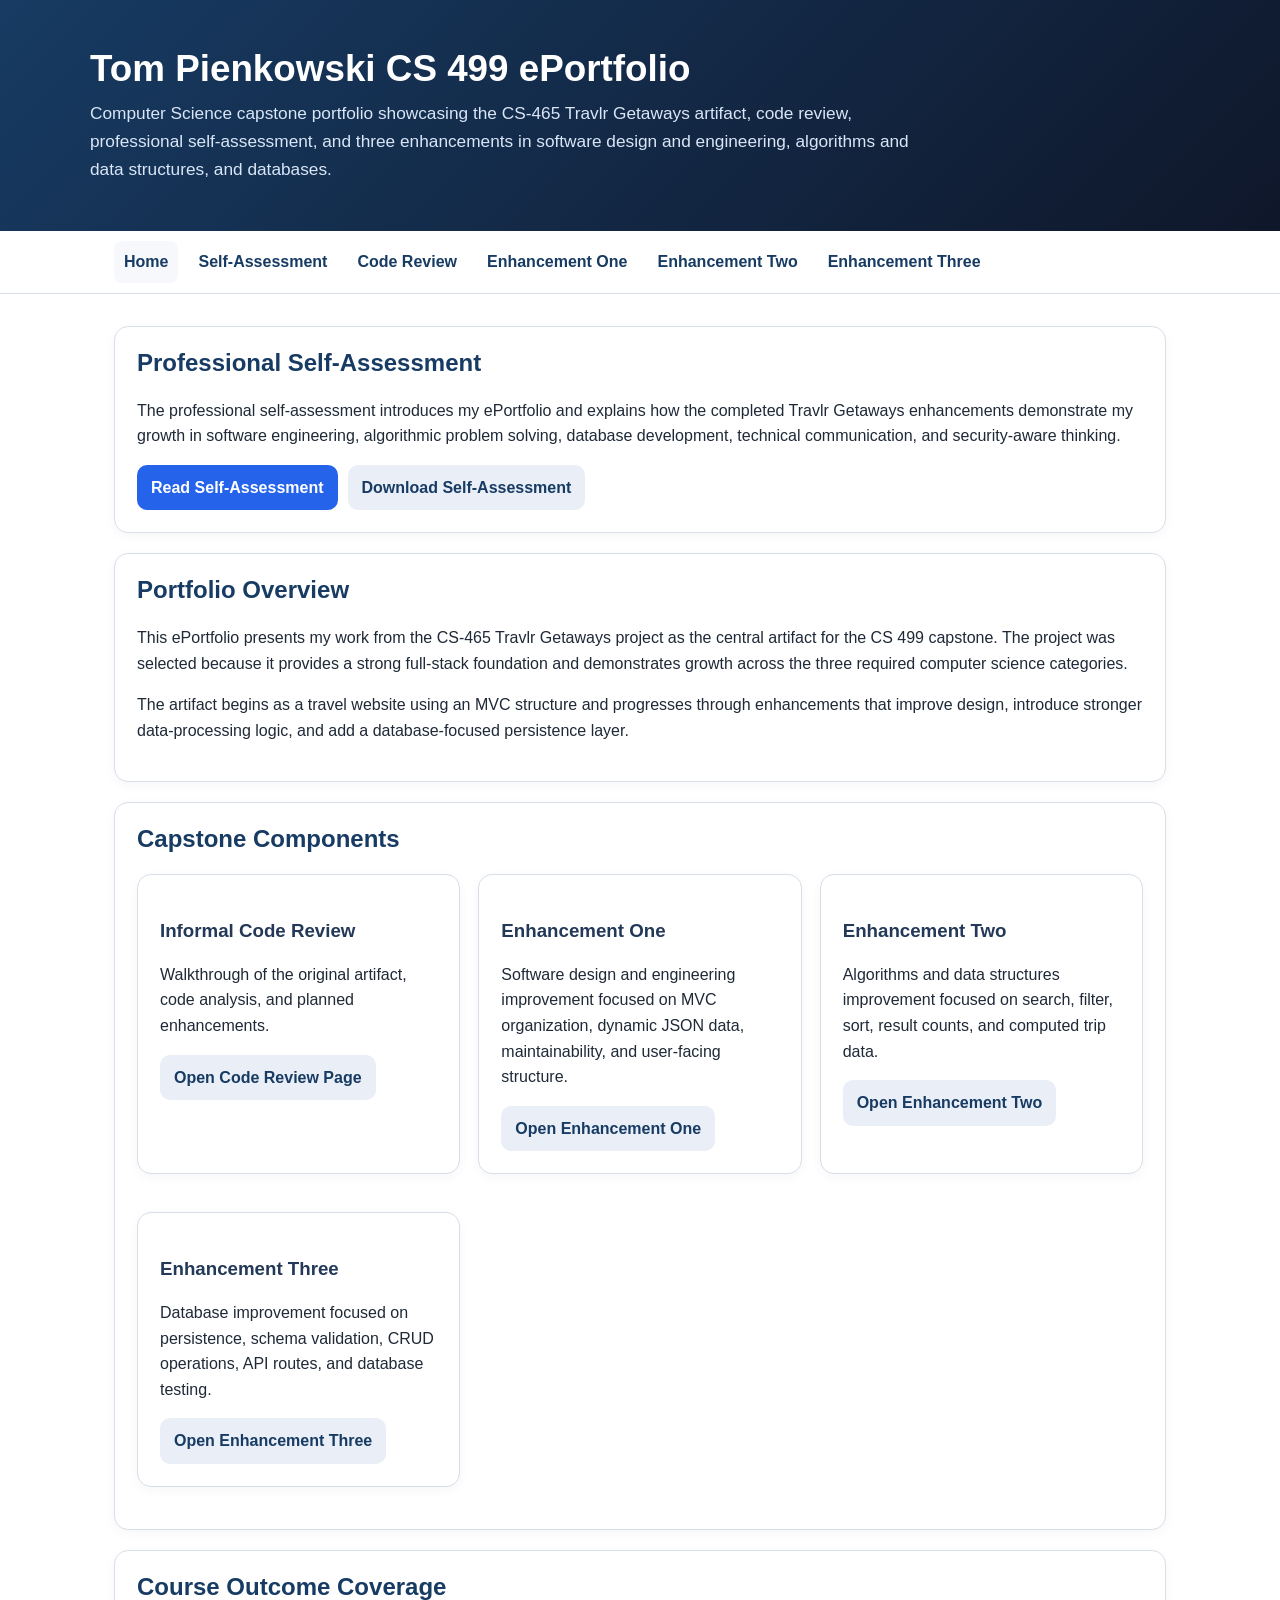
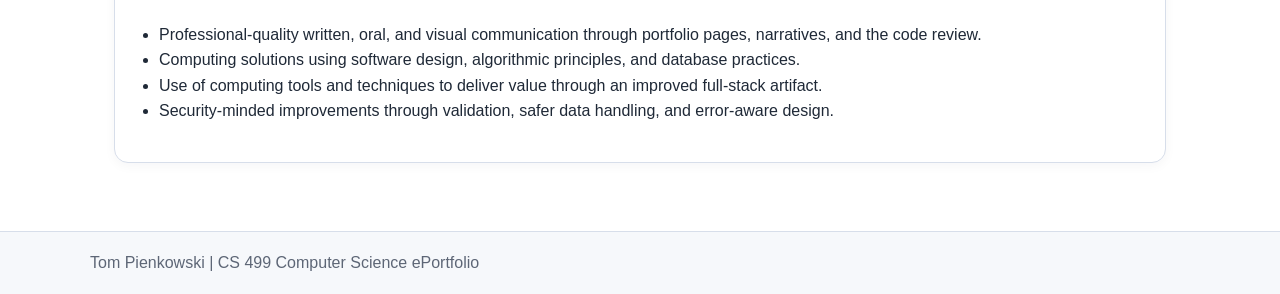
<file: index.html>
<!DOCTYPE html>
<html lang="en">
<head>
  <meta charset="UTF-8">
  <meta name="viewport" content="width=device-width, initial-scale=1.0">
  <title>Tom Pienkowski | CS 499 ePortfolio</title>
  <link rel="stylesheet" href="assets/style.css">
</head>
<body>
  <header>
    <div class="wrap">
      <h1>Tom Pienkowski CS 499 ePortfolio</h1>
      <p>Computer Science capstone portfolio showcasing the CS-465 Travlr Getaways artifact, code review, professional self-assessment, and three enhancements in software design and engineering, algorithms and data structures, and databases.</p>
    </div>
  </header>
  <nav>
    <div class="wrap">
      <a class="active" href="index.html">Home</a>
      <a href="pages/self-assessment.html">Self-Assessment</a>
      <a href="pages/code-review.html">Code Review</a>
      <a href="pages/enhancement-one.html">Enhancement One</a>
      <a href="pages/enhancement-two.html">Enhancement Two</a>
      <a href="pages/enhancement-three.html">Enhancement Three</a>
    </div>
  </nav>
  <main>
    <section>
      <h2>Professional Self-Assessment</h2>
      <p>The professional self-assessment introduces my ePortfolio and explains how the completed Travlr Getaways enhancements demonstrate my growth in software engineering, algorithmic problem solving, database development, technical communication, and security-aware thinking.</p>
      <div class="btns">
        <a class="btn" href="pages/self-assessment.html">Read Self-Assessment</a>
        <a class="btn light" href="downloads/Pienkowski_Tom_CS499_Professional_Self_Assessment.docx">Download Self-Assessment</a>
      </div>
    </section>

    <section>
      <h2>Portfolio Overview</h2>
      <p>This ePortfolio presents my work from the CS-465 Travlr Getaways project as the central artifact for the CS 499 capstone. The project was selected because it provides a strong full-stack foundation and demonstrates growth across the three required computer science categories.</p>
      <p>The artifact begins as a travel website using an MVC structure and progresses through enhancements that improve design, introduce stronger data-processing logic, and add a database-focused persistence layer.</p>
    </section>

    <section>
      <h2>Capstone Components</h2>
      <div class="grid">
        <div class="card">
          <h3>Informal Code Review</h3>
          <p>Walkthrough of the original artifact, code analysis, and planned enhancements.</p>
          <a class="btn light" href="pages/code-review.html">Open Code Review Page</a>
        </div>
        <div class="card">
          <h3>Enhancement One</h3>
          <p>Software design and engineering improvement focused on MVC organization, dynamic JSON data, maintainability, and user-facing structure.</p>
          <a class="btn light" href="pages/enhancement-one.html">Open Enhancement One</a>
        </div>
        <div class="card">
          <h3>Enhancement Two</h3>
          <p>Algorithms and data structures improvement focused on search, filter, sort, result counts, and computed trip data.</p>
          <a class="btn light" href="pages/enhancement-two.html">Open Enhancement Two</a>
        </div>
        <div class="card">
          <h3>Enhancement Three</h3>
          <p>Database improvement focused on persistence, schema validation, CRUD operations, API routes, and database testing.</p>
          <a class="btn light" href="pages/enhancement-three.html">Open Enhancement Three</a>
        </div>
      </div>
    </section>

    <section>
      <h2>Course Outcome Coverage</h2>
      <ul>
        <li>Professional-quality written, oral, and visual communication through portfolio pages, narratives, and the code review.</li>
        <li>Computing solutions using software design, algorithmic principles, and database practices.</li>
        <li>Use of computing tools and techniques to deliver value through an improved full-stack artifact.</li>
        <li>Security-minded improvements through validation, safer data handling, and error-aware design.</li>
      </ul>
    </section>
  </main>
  <footer><div class="wrap">Tom Pienkowski | CS 499 Computer Science ePortfolio</div></footer>
</body>
</html>
</file>
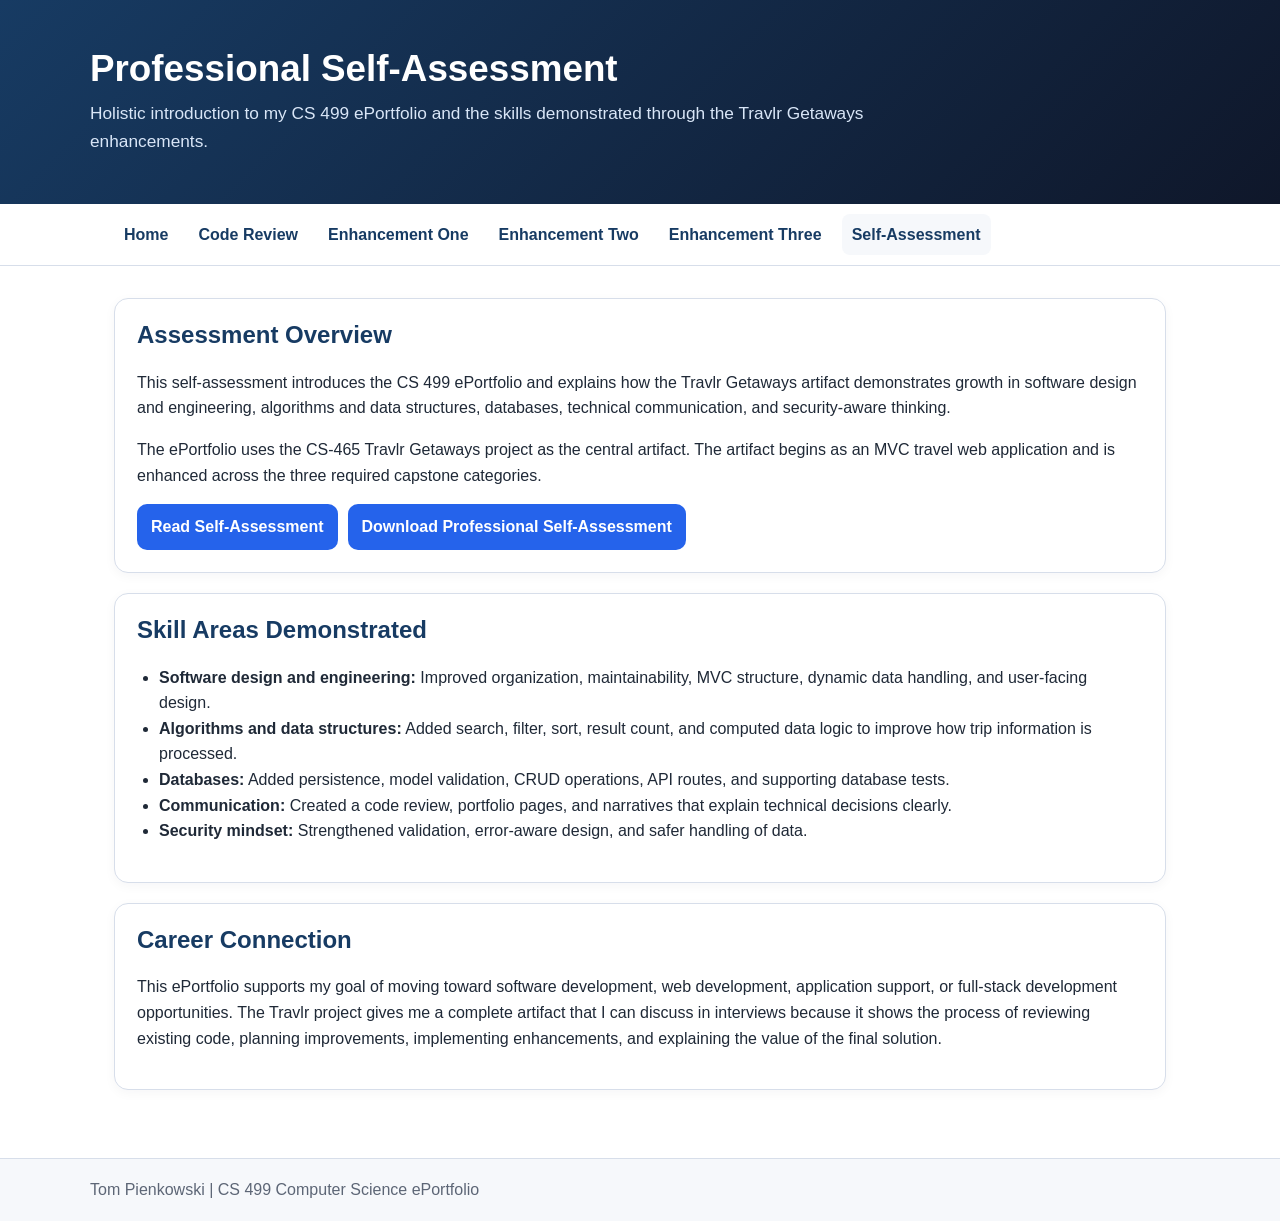
<file: self-assessment.html>
<!DOCTYPE html>
<html lang="en">
<head>
  <meta charset="UTF-8">
  <meta name="viewport" content="width=device-width, initial-scale=1.0">
  <title>Professional Self-Assessment | Tom Pienkowski CS 499 ePortfolio</title>
  <link rel="stylesheet" href="../assets/style.css">
</head>
<body>
  <header><div class="wrap"><h1>Professional Self-Assessment</h1><p>Holistic introduction to my CS 499 ePortfolio and the skills demonstrated through the Travlr Getaways enhancements.</p></div></header>
  <nav><div class="wrap"><a href="../index.html">Home</a><a href="code-review.html">Code Review</a><a href="enhancement-one.html">Enhancement One</a><a href="enhancement-two.html">Enhancement Two</a><a href="enhancement-three.html">Enhancement Three</a><a class="active" href="self-assessment.html">Self-Assessment</a></div></nav>
  <main>
    <section>
      <h2>Assessment Overview</h2>
      <p>This self-assessment introduces the CS 499 ePortfolio and explains how the Travlr Getaways artifact demonstrates growth in software design and engineering, algorithms and data structures, databases, technical communication, and security-aware thinking.</p>
      <p>The ePortfolio uses the CS-465 Travlr Getaways project as the central artifact. The artifact begins as an MVC travel web application and is enhanced across the three required capstone categories.</p>
      <div class="btns">
        <a class="btn" href="pages/self-assessment.html">Read Self-Assessment</a>
        <a class="btn" href="../downloads/Pienkowski_Tom_CS499_Professional_Self_Assessment.docx">Download Professional Self-Assessment</a>
      </div>
    </section>
    <section>
      <h2>Skill Areas Demonstrated</h2>
      <ul>
        <li><strong>Software design and engineering:</strong> Improved organization, maintainability, MVC structure, dynamic data handling, and user-facing design.</li>
        <li><strong>Algorithms and data structures:</strong> Added search, filter, sort, result count, and computed data logic to improve how trip information is processed.</li>
        <li><strong>Databases:</strong> Added persistence, model validation, CRUD operations, API routes, and supporting database tests.</li>
        <li><strong>Communication:</strong> Created a code review, portfolio pages, and narratives that explain technical decisions clearly.</li>
        <li><strong>Security mindset:</strong> Strengthened validation, error-aware design, and safer handling of data.</li>
      </ul>
    </section>
    <section>
      <h2>Career Connection</h2>
      <p>This ePortfolio supports my goal of moving toward software development, web development, application support, or full-stack development opportunities. The Travlr project gives me a complete artifact that I can discuss in interviews because it shows the process of reviewing existing code, planning improvements, implementing enhancements, and explaining the value of the final solution.</p>
    </section>
  </main>
  <footer><div class="wrap">Tom Pienkowski | CS 499 Computer Science ePortfolio</div></footer>
</body>
</html>
</file>
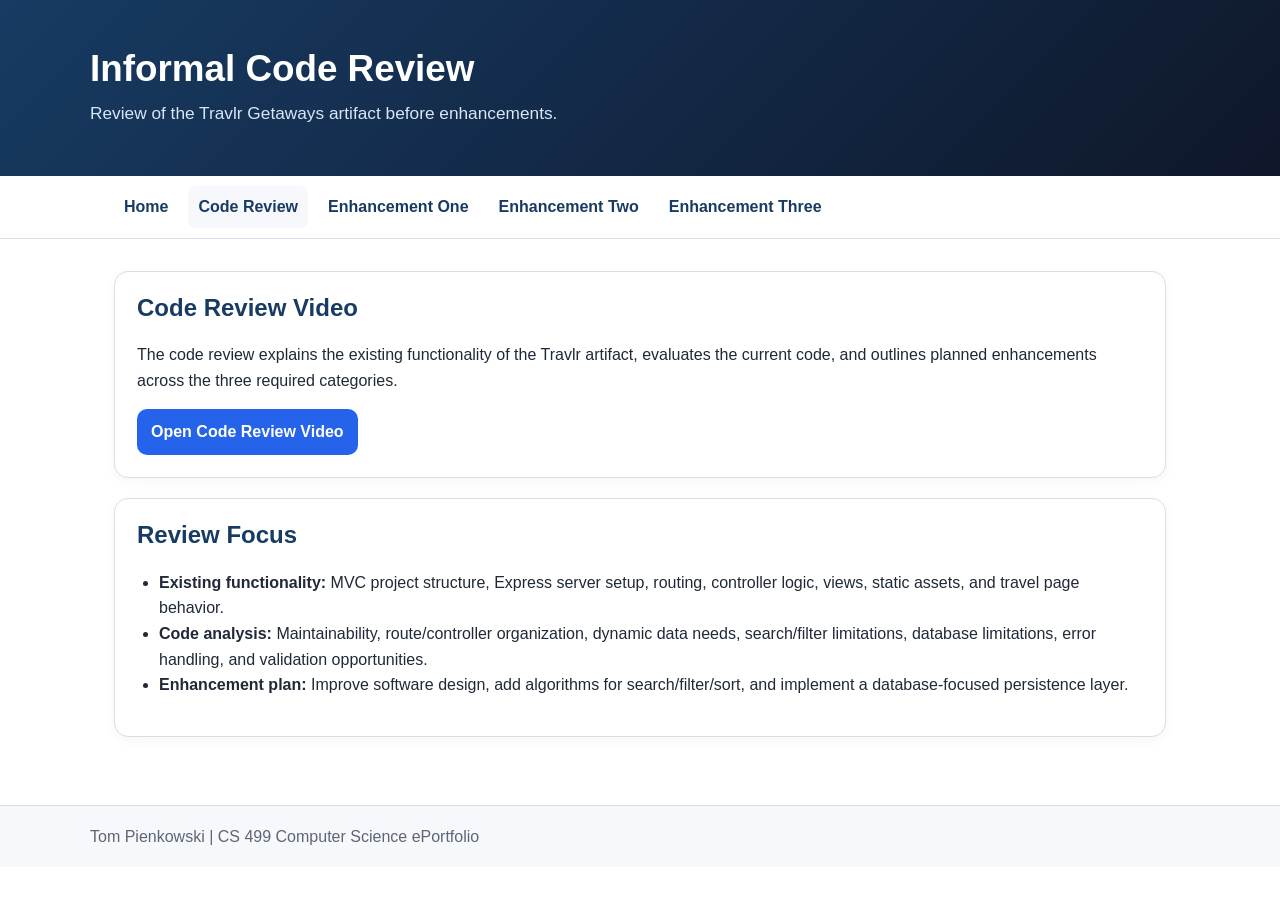
<file: pages/code-review.html>
<!DOCTYPE html>
<html lang="en">
<head>
  <meta charset="UTF-8">
  <meta name="viewport" content="width=device-width, initial-scale=1.0">
  <title>Code Review | Tom Pienkowski CS 499 ePortfolio</title>
  <link rel="stylesheet" href="../assets/style.css">
</head>
<body>
  <header><div class="wrap"><h1>Informal Code Review</h1><p>Review of the Travlr Getaways artifact before enhancements.</p></div></header>
  <nav><div class="wrap"><a href="../index.html">Home</a><a class="active" href="code-review.html">Code Review</a><a href="enhancement-one.html">Enhancement One</a><a href="enhancement-two.html">Enhancement Two</a><a href="enhancement-three.html">Enhancement Three</a></div></nav>
  <main>
    <section>
      <h2>Code Review Video</h2>
      <p>The code review explains the existing functionality of the Travlr artifact, evaluates the current code, and outlines planned enhancements across the three required categories.</p>
      <div class="btns">
        <a class="btn" href="https://youtu.be/O3iahR27oGg" target="_blank" rel="noopener">Open Code Review Video</a>
      </div>
    </section>
    <section>
      <h2>Review Focus</h2>
      <ul>
        <li><strong>Existing functionality:</strong> MVC project structure, Express server setup, routing, controller logic, views, static assets, and travel page behavior.</li>
        <li><strong>Code analysis:</strong> Maintainability, route/controller organization, dynamic data needs, search/filter limitations, database limitations, error handling, and validation opportunities.</li>
        <li><strong>Enhancement plan:</strong> Improve software design, add algorithms for search/filter/sort, and implement a database-focused persistence layer.</li>
      </ul>
    </section>
  </main>
  <footer><div class="wrap">Tom Pienkowski | CS 499 Computer Science ePortfolio</div></footer>
</body>
</html>
</file>
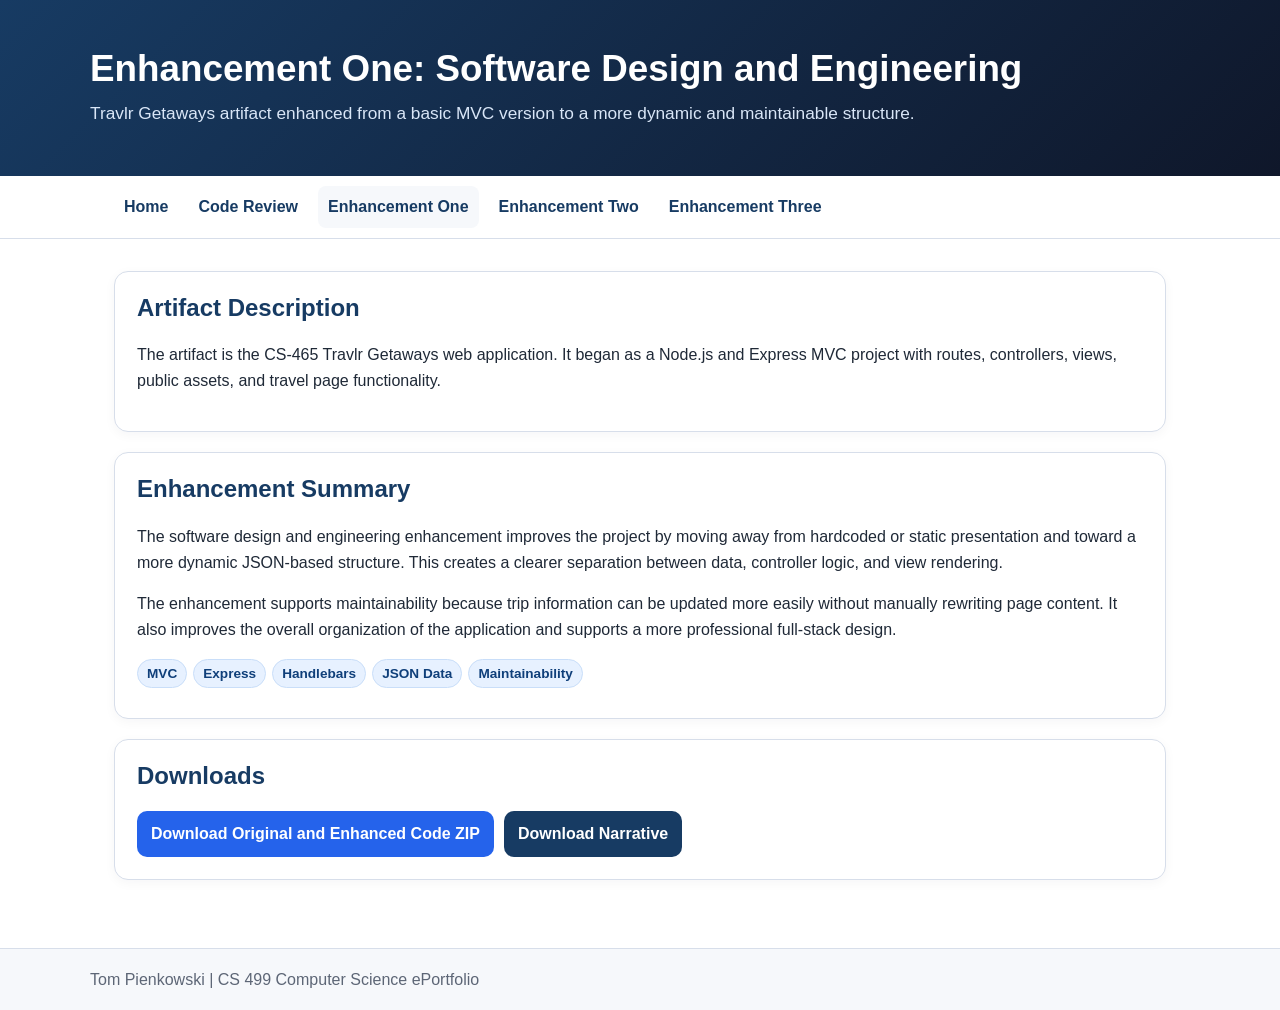
<file: pages/enhancement-one.html>
<!DOCTYPE html>
<html lang="en">
<head>
  <meta charset="UTF-8">
  <meta name="viewport" content="width=device-width, initial-scale=1.0">
  <title>Enhancement One | Tom Pienkowski CS 499 ePortfolio</title>
  <link rel="stylesheet" href="../assets/style.css">
</head>
<body>
  <header><div class="wrap"><h1>Enhancement One: Software Design and Engineering</h1><p>Travlr Getaways artifact enhanced from a basic MVC version to a more dynamic and maintainable structure.</p></div></header>
  <nav><div class="wrap"><a href="../index.html">Home</a><a href="code-review.html">Code Review</a><a class="active" href="enhancement-one.html">Enhancement One</a><a href="enhancement-two.html">Enhancement Two</a><a href="enhancement-three.html">Enhancement Three</a></div></nav>
  <main>
    <section>
      <h2>Artifact Description</h2>
      <p>The artifact is the CS-465 Travlr Getaways web application. It began as a Node.js and Express MVC project with routes, controllers, views, public assets, and travel page functionality.</p>
    </section>
    <section>
      <h2>Enhancement Summary</h2>
      <p>The software design and engineering enhancement improves the project by moving away from hardcoded or static presentation and toward a more dynamic JSON-based structure. This creates a clearer separation between data, controller logic, and view rendering.</p>
      <p>The enhancement supports maintainability because trip information can be updated more easily without manually rewriting page content. It also improves the overall organization of the application and supports a more professional full-stack design.</p>
      <span class="badge">MVC</span><span class="badge">Express</span><span class="badge">Handlebars</span><span class="badge">JSON Data</span><span class="badge">Maintainability</span>
    </section>
    <section>
      <h2>Downloads</h2>
      <div class="btns">
        <a class="btn" href="../downloads/CS499_Enhancement_One_Software_Design_Submission.zip">Download Original and Enhanced Code ZIP</a>
        <a class="btn secondary" href="../downloads/CS499_Enhancement_One_Software_Design_Narrative.docx">Download Narrative</a>
      </div>
    </section>
  </main>
  <footer><div class="wrap">Tom Pienkowski | CS 499 Computer Science ePortfolio</div></footer>
</body>
</html>
</file>
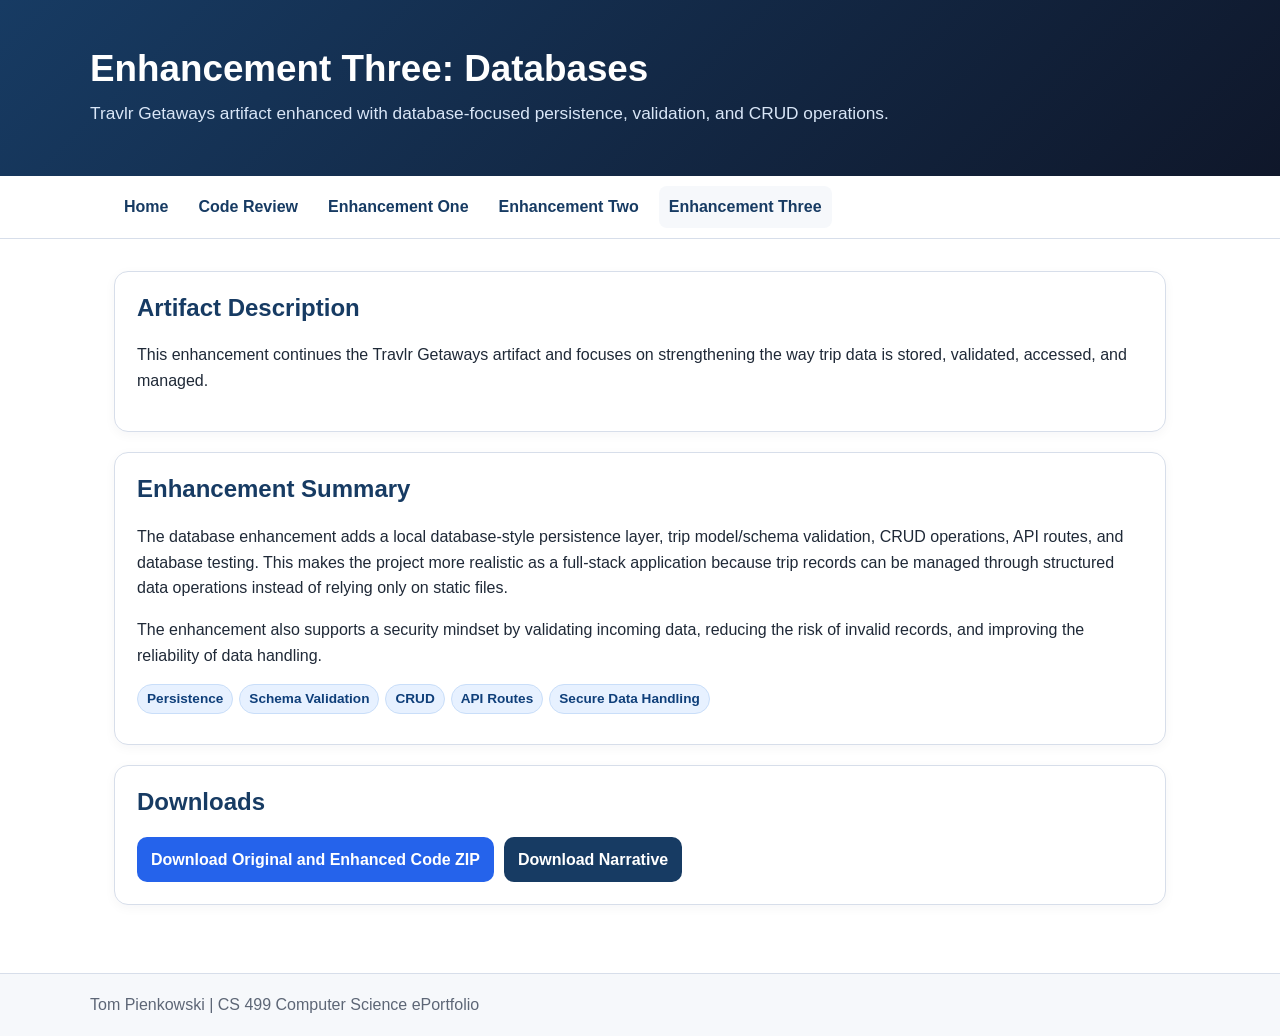
<file: pages/enhancement-three.html>
<!DOCTYPE html>
<html lang="en">
<head>
  <meta charset="UTF-8">
  <meta name="viewport" content="width=device-width, initial-scale=1.0">
  <title>Enhancement Three | Tom Pienkowski CS 499 ePortfolio</title>
  <link rel="stylesheet" href="../assets/style.css">
</head>
<body>
  <header><div class="wrap"><h1>Enhancement Three: Databases</h1><p>Travlr Getaways artifact enhanced with database-focused persistence, validation, and CRUD operations.</p></div></header>
  <nav><div class="wrap"><a href="../index.html">Home</a><a href="code-review.html">Code Review</a><a href="enhancement-one.html">Enhancement One</a><a href="enhancement-two.html">Enhancement Two</a><a class="active" href="enhancement-three.html">Enhancement Three</a></div></nav>
  <main>
    <section>
      <h2>Artifact Description</h2>
      <p>This enhancement continues the Travlr Getaways artifact and focuses on strengthening the way trip data is stored, validated, accessed, and managed.</p>
    </section>
    <section>
      <h2>Enhancement Summary</h2>
      <p>The database enhancement adds a local database-style persistence layer, trip model/schema validation, CRUD operations, API routes, and database testing. This makes the project more realistic as a full-stack application because trip records can be managed through structured data operations instead of relying only on static files.</p>
      <p>The enhancement also supports a security mindset by validating incoming data, reducing the risk of invalid records, and improving the reliability of data handling.</p>
      <span class="badge">Persistence</span><span class="badge">Schema Validation</span><span class="badge">CRUD</span><span class="badge">API Routes</span><span class="badge">Secure Data Handling</span>
    </section>
    <section>
      <h2>Downloads</h2>
      <div class="btns">
        <a class="btn" href="../downloads/CS499_Enhancement_Three_Databases_Submission.zip">Download Original and Enhanced Code ZIP</a>
        <a class="btn secondary" href="../downloads/CS499_Enhancement_Three_Databases_Narrative.docx">Download Narrative</a>
      </div>
    </section>
  </main>
  <footer><div class="wrap">Tom Pienkowski | CS 499 Computer Science ePortfolio</div></footer>
</body>
</html>
</file>
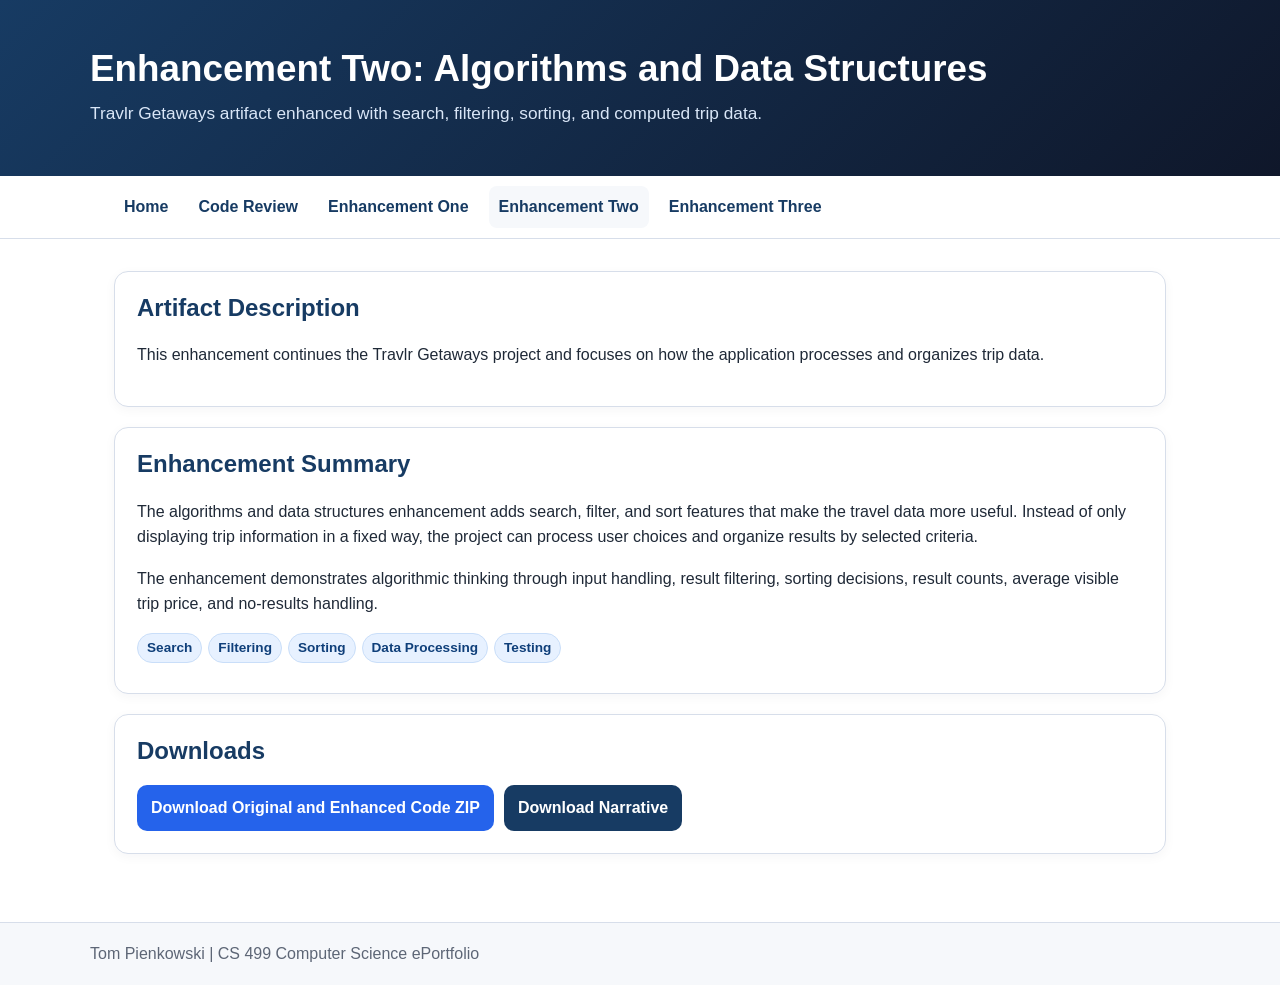
<file: pages/enhancement-two.html>
<!DOCTYPE html>
<html lang="en">
<head>
  <meta charset="UTF-8">
  <meta name="viewport" content="width=device-width, initial-scale=1.0">
  <title>Enhancement Two | Tom Pienkowski CS 499 ePortfolio</title>
  <link rel="stylesheet" href="../assets/style.css">
</head>
<body>
  <header><div class="wrap"><h1>Enhancement Two: Algorithms and Data Structures</h1><p>Travlr Getaways artifact enhanced with search, filtering, sorting, and computed trip data.</p></div></header>
  <nav><div class="wrap"><a href="../index.html">Home</a><a href="code-review.html">Code Review</a><a href="enhancement-one.html">Enhancement One</a><a class="active" href="enhancement-two.html">Enhancement Two</a><a href="enhancement-three.html">Enhancement Three</a></div></nav>
  <main>
    <section>
      <h2>Artifact Description</h2>
      <p>This enhancement continues the Travlr Getaways project and focuses on how the application processes and organizes trip data.</p>
    </section>
    <section>
      <h2>Enhancement Summary</h2>
      <p>The algorithms and data structures enhancement adds search, filter, and sort features that make the travel data more useful. Instead of only displaying trip information in a fixed way, the project can process user choices and organize results by selected criteria.</p>
      <p>The enhancement demonstrates algorithmic thinking through input handling, result filtering, sorting decisions, result counts, average visible trip price, and no-results handling.</p>
      <span class="badge">Search</span><span class="badge">Filtering</span><span class="badge">Sorting</span><span class="badge">Data Processing</span><span class="badge">Testing</span>
    </section>
    <section>
      <h2>Downloads</h2>
      <div class="btns">
        <a class="btn" href="../downloads/CS499_Enhancement_Two_Algorithms_Submission.zip">Download Original and Enhanced Code ZIP</a>
        <a class="btn secondary" href="../downloads/CS499_Enhancement_Two_Algorithms_Narrative.docx">Download Narrative</a>
      </div>
    </section>
  </main>
  <footer><div class="wrap">Tom Pienkowski | CS 499 Computer Science ePortfolio</div></footer>
</body>
</html>
</file>
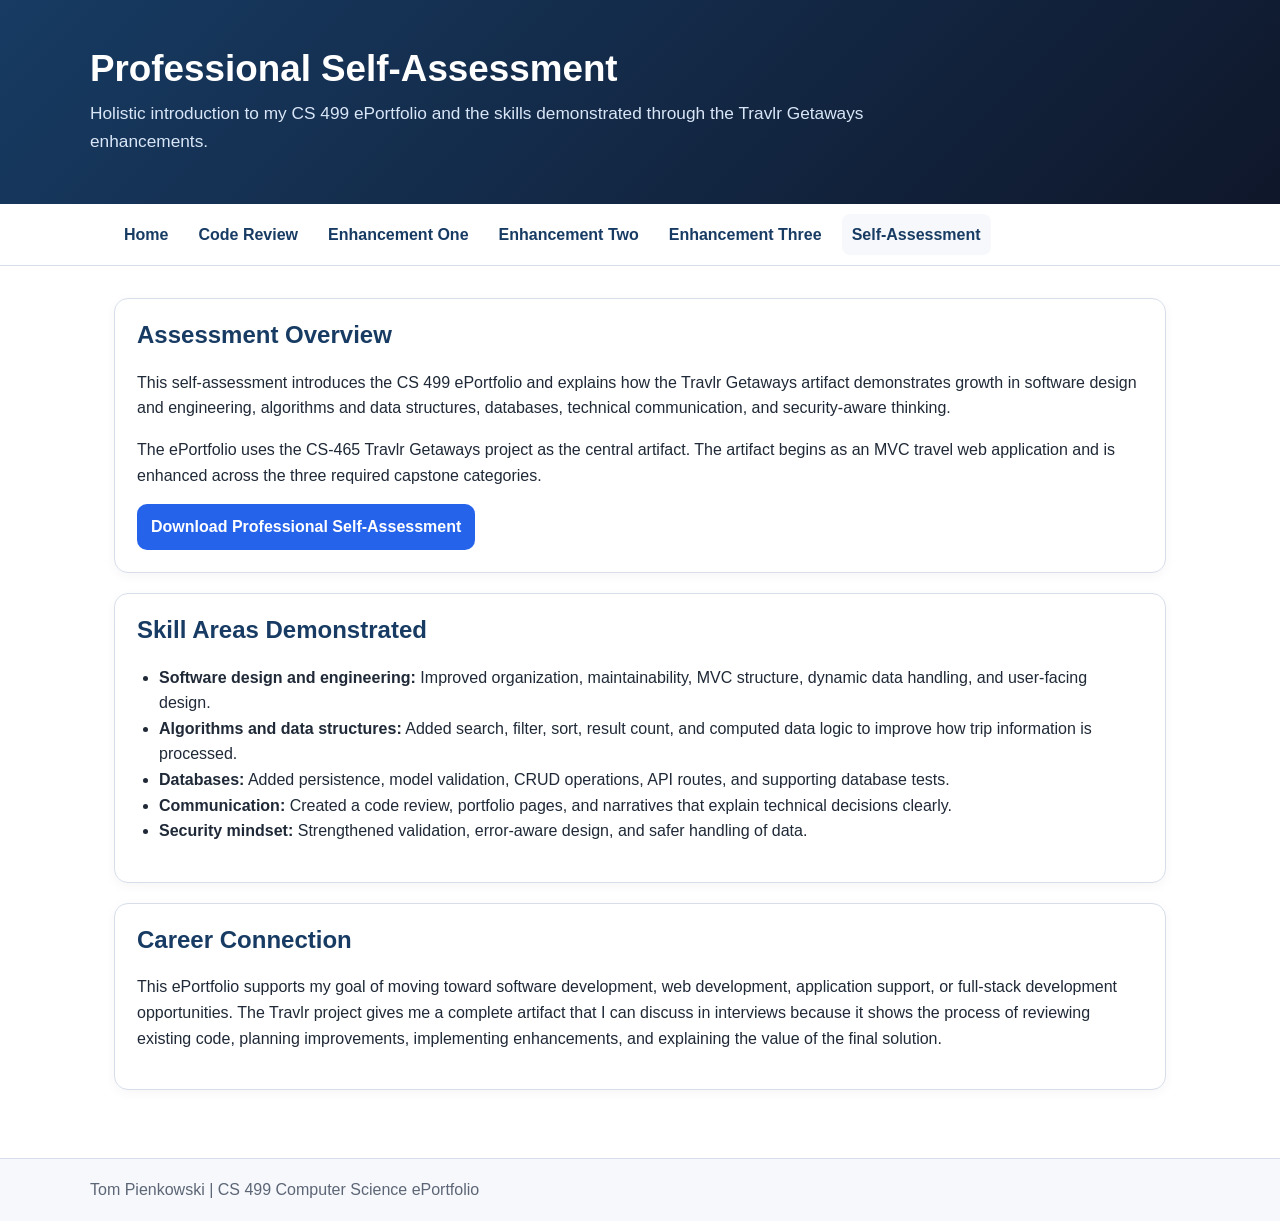
<file: pages/self-assessment.html>
<!DOCTYPE html>
<html lang="en">
<head>
  <meta charset="UTF-8">
  <meta name="viewport" content="width=device-width, initial-scale=1.0">
  <title>Professional Self-Assessment | Tom Pienkowski CS 499 ePortfolio</title>
  <link rel="stylesheet" href="../assets/style.css">
</head>
<body>
  <header><div class="wrap"><h1>Professional Self-Assessment</h1><p>Holistic introduction to my CS 499 ePortfolio and the skills demonstrated through the Travlr Getaways enhancements.</p></div></header>
  <nav><div class="wrap"><a href="../index.html">Home</a><a href="code-review.html">Code Review</a><a href="enhancement-one.html">Enhancement One</a><a href="enhancement-two.html">Enhancement Two</a><a href="enhancement-three.html">Enhancement Three</a><a class="active" href="self-assessment.html">Self-Assessment</a></div></nav>
  <main>
    <section>
      <h2>Assessment Overview</h2>
      <p>This self-assessment introduces the CS 499 ePortfolio and explains how the Travlr Getaways artifact demonstrates growth in software design and engineering, algorithms and data structures, databases, technical communication, and security-aware thinking.</p>
      <p>The ePortfolio uses the CS-465 Travlr Getaways project as the central artifact. The artifact begins as an MVC travel web application and is enhanced across the three required capstone categories.</p>
      <div class="btns">
        <a class="btn" href="../downloads/Pienkowski_Tom_CS499_Professional_Self_Assessment.docx">Download Professional Self-Assessment</a>
      </div>
    </section>
    <section>
      <h2>Skill Areas Demonstrated</h2>
      <ul>
        <li><strong>Software design and engineering:</strong> Improved organization, maintainability, MVC structure, dynamic data handling, and user-facing design.</li>
        <li><strong>Algorithms and data structures:</strong> Added search, filter, sort, result count, and computed data logic to improve how trip information is processed.</li>
        <li><strong>Databases:</strong> Added persistence, model validation, CRUD operations, API routes, and supporting database tests.</li>
        <li><strong>Communication:</strong> Created a code review, portfolio pages, and narratives that explain technical decisions clearly.</li>
        <li><strong>Security mindset:</strong> Strengthened validation, error-aware design, and safer handling of data.</li>
      </ul>
    </section>
    <section>
      <h2>Career Connection</h2>
      <p>This ePortfolio supports my goal of moving toward software development, web development, application support, or full-stack development opportunities. The Travlr project gives me a complete artifact that I can discuss in interviews because it shows the process of reviewing existing code, planning improvements, implementing enhancements, and explaining the value of the final solution.</p>
    </section>
  </main>
  <footer><div class="wrap">Tom Pienkowski | CS 499 Computer Science ePortfolio</div></footer>
</body>
</html>
</file>
<file: assets/style.css>
:root {
  --navy: #173b63;
  --blue: #2563eb;
  --light: #f6f8fb;
  --border: #d7deea;
  --text: #1f2937;
  --muted: #5d6676;
  --success: #0f766e;
}

* { box-sizing: border-box; }
body {
  margin: 0;
  font-family: Arial, Helvetica, sans-serif;
  color: var(--text);
  background: #ffffff;
  line-height: 1.6;
}
header {
  background: linear-gradient(135deg, var(--navy), #0f172a);
  color: white;
  padding: 48px 24px;
}
header .wrap, main, footer .wrap { max-width: 1100px; margin: 0 auto; }
h1 { margin: 0 0 10px; font-size: 2.3rem; line-height: 1.15; }
header p { margin: 0; max-width: 850px; font-size: 1.08rem; color: #d9e6f7; }
nav {
  background: #fff;
  border-bottom: 1px solid var(--border);
  position: sticky;
  top: 0;
  z-index: 2;
}
nav .wrap {
  max-width: 1100px;
  margin: 0 auto;
  display: flex;
  gap: 10px;
  flex-wrap: wrap;
  padding: 10px 24px;
}
nav a {
  color: var(--navy);
  text-decoration: none;
  font-weight: 700;
  padding: 8px 10px;
  border-radius: 8px;
}
nav a:hover, nav a.active { background: var(--light); }
main { padding: 32px 24px 48px; }
section, .card {
  background: #fff;
  border: 1px solid var(--border);
  border-radius: 14px;
  padding: 22px;
  margin: 0 0 20px;
  box-shadow: 0 3px 12px rgba(15, 23, 42, 0.04);
}
h2 { color: var(--navy); margin-top: 0; line-height: 1.2; }
h3 { color: #233957; margin-bottom: 8px; }
.grid { display: grid; grid-template-columns: repeat(3, 1fr); gap: 18px; }
@media (max-width: 850px) { .grid { grid-template-columns: 1fr; } }
.badge {
  display: inline-block;
  background: #e7f1ff;
  color: #0f3f7a;
  border: 1px solid #c9def9;
  padding: 3px 9px;
  border-radius: 999px;
  font-size: 0.85rem;
  font-weight: 700;
  margin: 0 6px 8px 0;
}
.btns { display: flex; gap: 10px; flex-wrap: wrap; margin-top: 14px; }
.btn {
  display: inline-block;
  text-decoration: none;
  background: var(--blue);
  color: white;
  padding: 10px 14px;
  border-radius: 10px;
  font-weight: 700;
}
.btn.secondary { background: var(--navy); }
.btn.light { background: #e9eef7; color: var(--navy); }
.notice {
  background: #fff7ed;
  border: 1px solid #fed7aa;
  color: #7c2d12;
  border-radius: 12px;
  padding: 14px 16px;
}
ul { padding-left: 22px; }
footer { background: var(--light); border-top: 1px solid var(--border); padding: 18px 24px; color: var(--muted); }
.small { color: var(--muted); font-size: 0.95rem; }
.status { color: var(--success); font-weight: 700; }
</file>
